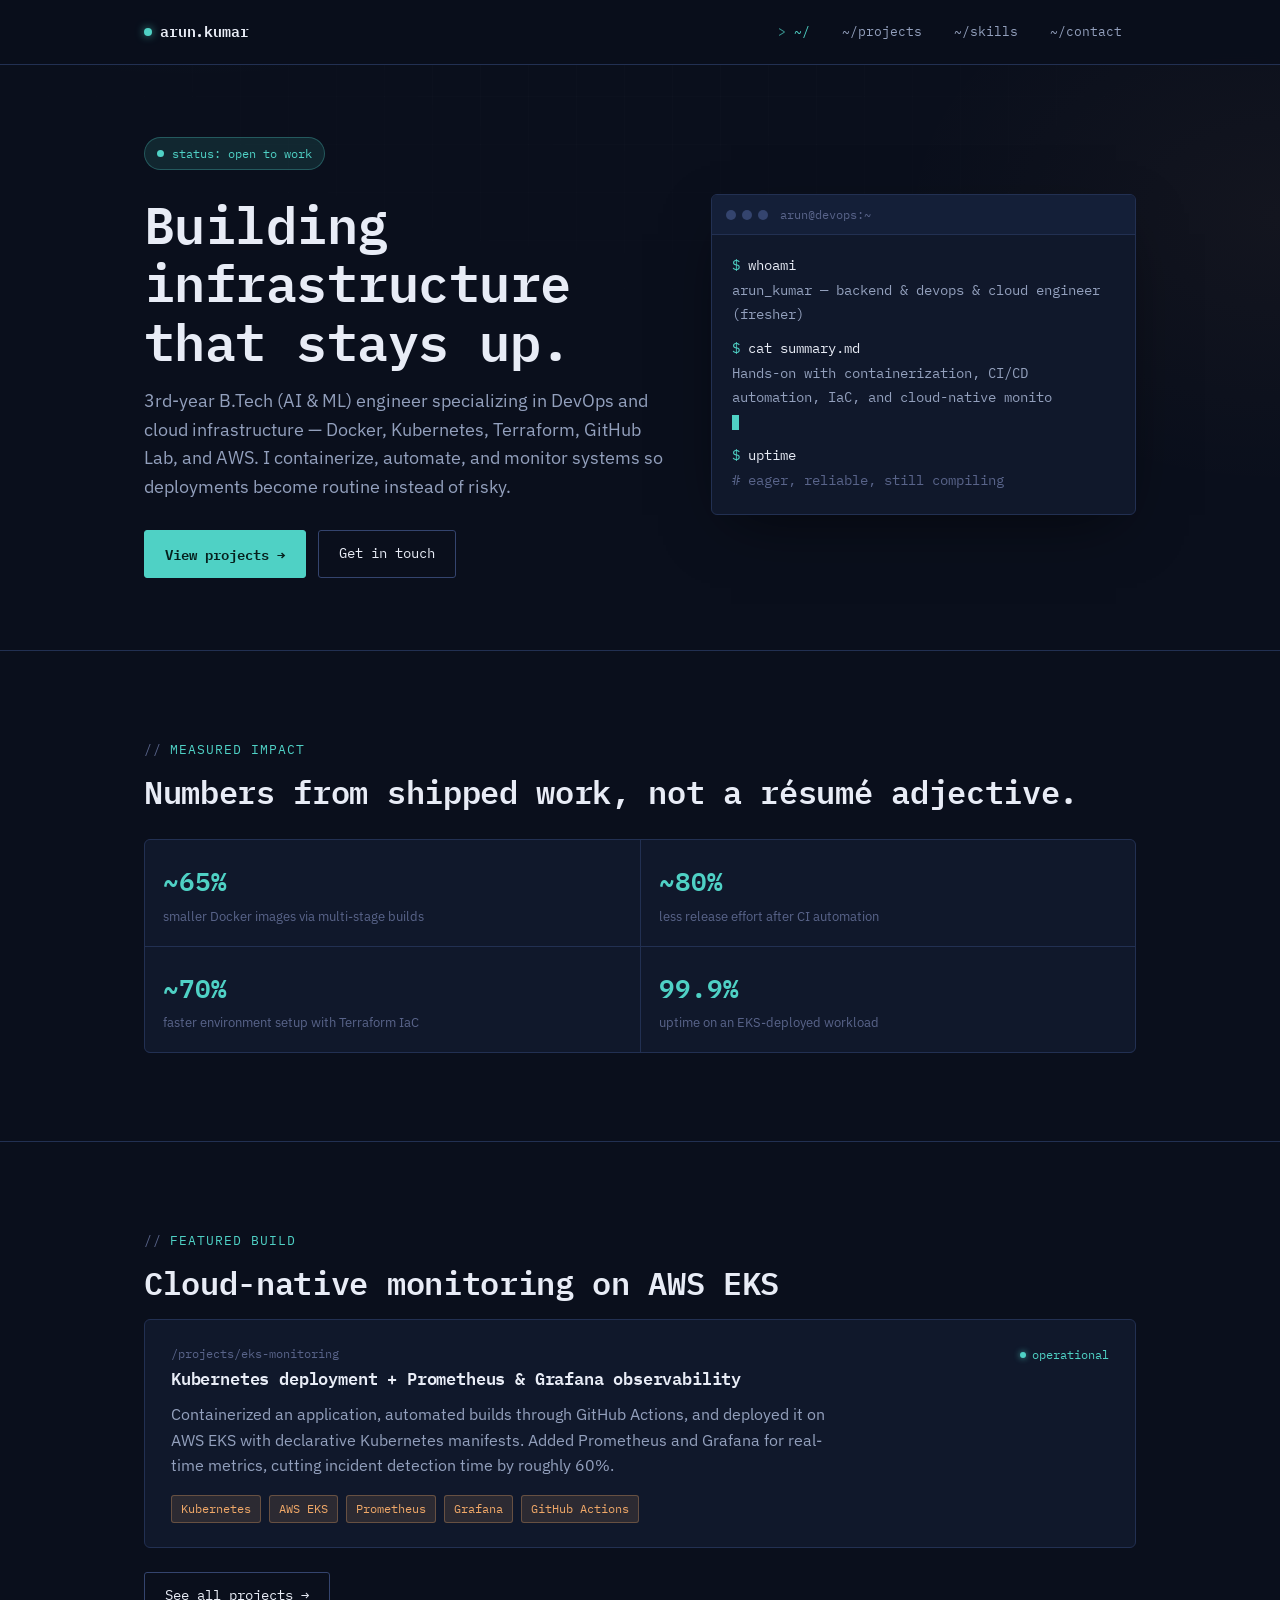
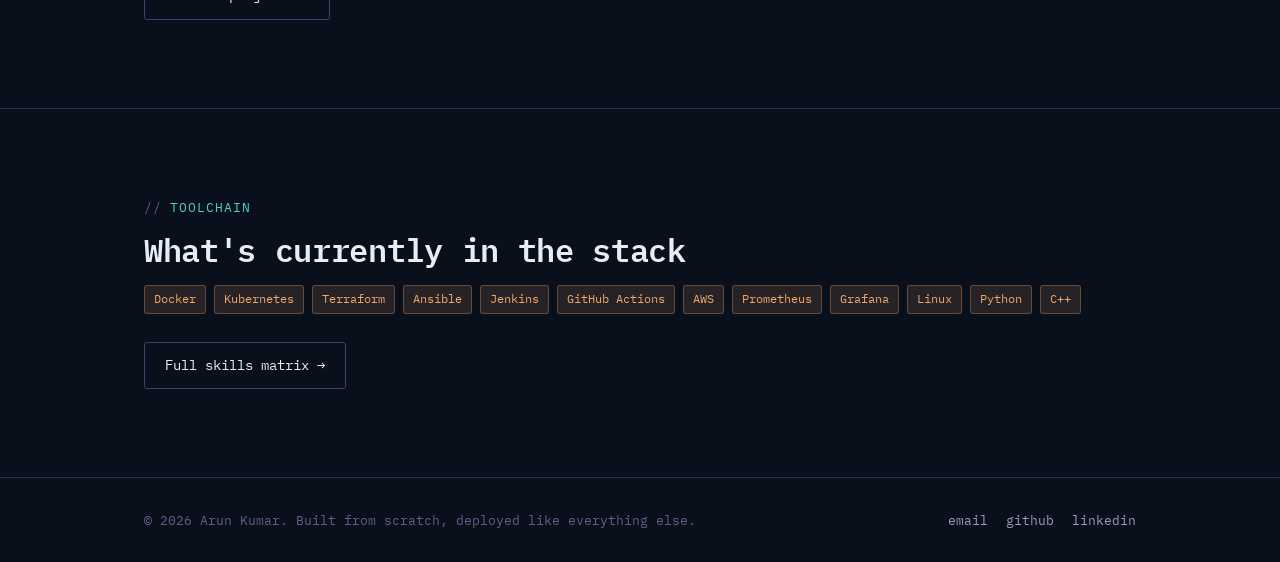
<file: index.html>
<!DOCTYPE html>
<html lang="en">
<head>
<meta charset="UTF-8">
<meta name="viewport" content="width=device-width, initial-scale=1.0">
<title>Arun Kumar — DevOps &amp; Cloud Engineering</title>
<meta name="description" content="Arun Kumar — B.Tech AI/ML student building CI/CD pipelines, containerized infrastructure, and cloud-native monitoring on AWS.">
<link rel="stylesheet" href="css/style.css">
</head>
<body>
<div class="grid-overlay"></div>

<header class="site">
  <div class="wrap nav-bar">
    <a href="index.html" class="logo"><span class="dot"></span>arun.kumar</a>
    <nav class="routes">
      <a href="index.html" aria-current="page">~/</a>
      <a href="projects.html">~/projects</a>
      <a href="skills.html">~/skills</a>
      <a href="contact.html">~/contact</a>
    </nav>
    <button class="nav-toggle" aria-label="Toggle menu" aria-expanded="false">=</button>
  </div>
</header>

<main>

  <section class="hero">
    <div class="wrap">
      <div class="status-badge" style="margin-bottom:24px;">
        <span class="pulse"></span> status: open to work
      </div>

      <div class="hero-grid">
        <div>
          <h1>Building infrastructure<br>that stays up.</h1>
          <p class="lede" style="margin-top:18px;">
            3rd-year B.Tech (AI & ML) engineer specializing in DevOps and cloud
            infrastructure — Docker, Kubernetes, Terraform, GitHub Lab, and AWS.
            I containerize, automate, and monitor systems so deployments become
            routine instead of risky.
          </p>
          <div class="btn-row">
            <a href="projects.html" class="btn btn-primary">View projects →</a>
            <a href="contact.html" class="btn btn-ghost">Get in touch</a>
          </div>
        </div>

        <div class="terminal reveal">
          <div class="terminal-head">
            <span></span><span></span><span></span>
            <span class="label">arun@devops:~</span>
          </div>
          <div class="terminal-body">
            <div class="line"><span class="prompt">$</span> <span class="cmd">whoami</span></div>
            <div class="out">arun_kumar — backend & devops & cloud engineer (fresher)</div>
            <div class="line" style="margin-top:10px;"><span class="prompt">$</span> <span class="cmd">cat summary.md</span></div>
            <div class="out" id="typed-out" data-type="Hands-on with containerization, CI/CD automation, IaC, and cloud-native monitoring. Motivated to grow into a highly skilled DevOps professional."></div>
            <div class="line" style="margin-top:10px;"><span class="prompt">$</span> <span class="cmd">uptime</span></div>
            <div class="out comment"># eager, reliable, still compiling</div>
          </div>
        </div>
      </div>
    </div>
  </section>

  <section aria-labelledby="metrics-heading">
    <div class="wrap">
      <div class="eyebrow" id="metrics-heading">measured impact</div>
      <h2>Numbers from shipped work, not a résumé adjective.</h2>
      <div class="metrics reveal" style="margin-top:28px;">
        <div class="metric">
          <div class="value">~65%</div>
          <div class="label">smaller Docker images via multi-stage builds</div>
        </div>
        <div class="metric">
          <div class="value">~80%</div>
          <div class="label">less release effort after CI automation</div>
        </div>
        <div class="metric">
          <div class="value">~70%</div>
          <div class="label">faster environment setup with Terraform IaC</div>
        </div>
        <div class="metric">
          <div class="value">99.9%</div>
          <div class="label">uptime on an EKS-deployed workload</div>
        </div>
      </div>
    </div>
  </section>

  <section aria-labelledby="featured-heading">
    <div class="wrap">
      <div class="eyebrow" id="featured-heading">featured build</div>
      <h2>Cloud-native monitoring on AWS EKS</h2>
      <div class="service reveal">
        <div class="service-top">
          <div>
            <div class="service-path">/projects/eks-monitoring</div>
            <h3>Kubernetes deployment + Prometheus &amp; Grafana observability</h3>
          </div>
          <span class="up">operational</span>
        </div>
        <p>
          Containerized an application, automated builds through GitHub Actions,
          and deployed it on AWS EKS with declarative Kubernetes manifests. Added
          Prometheus and Grafana for real-time metrics, cutting incident detection
          time by roughly 60%.
        </p>
        <div class="tag-row">
          <span class="tag">Kubernetes</span>
          <span class="tag">AWS EKS</span>
          <span class="tag">Prometheus</span>
          <span class="tag">Grafana</span>
          <span class="tag">GitHub Actions</span>
        </div>
      </div>
      <div class="btn-row" style="margin-top:24px;">
        <a href="projects.html" class="btn btn-ghost">See all projects →</a>
      </div>
    </div>
  </section>

  <section aria-labelledby="stack-heading">
    <div class="wrap">
      <div class="eyebrow" id="stack-heading">toolchain</div>
      <h2>What's currently in the stack</h2>
      <div class="tag-row reveal" style="margin-top:8px;">
        <span class="tag">Docker</span>
        <span class="tag">Kubernetes</span>
        <span class="tag">Terraform</span>
        <span class="tag">Ansible</span>
        <span class="tag">Jenkins</span>
        <span class="tag">GitHub Actions</span>
        <span class="tag">AWS</span>
        <span class="tag">Prometheus</span>
        <span class="tag">Grafana</span>
        <span class="tag">Linux</span>
        <span class="tag">Python</span>
        <span class="tag">C++</span>
      </div>
      <div class="btn-row">
        <a href="skills.html" class="btn btn-ghost">Full skills matrix →</a>
      </div>
    </div>
  </section>

</main>

<footer class="site">
  <div class="wrap footer-row">
    <span>© 2026 Arun Kumar. Built from scratch, deployed like everything else.</span>
    <div class="footer-links">
      <a href="mailto:akarun817343@gmail.com">email</a>
      <a href="https://github.com/Akumar-developer/" target="_blank" rel="noopener">github</a>
      <a href="https://www.linkedin.com/in/arunkr011/" target="_blank" rel="noopener">linkedin</a>
    </div>
  </div>
</footer>

<script src="js/main.js"></script>
</body>
</html>
</file>
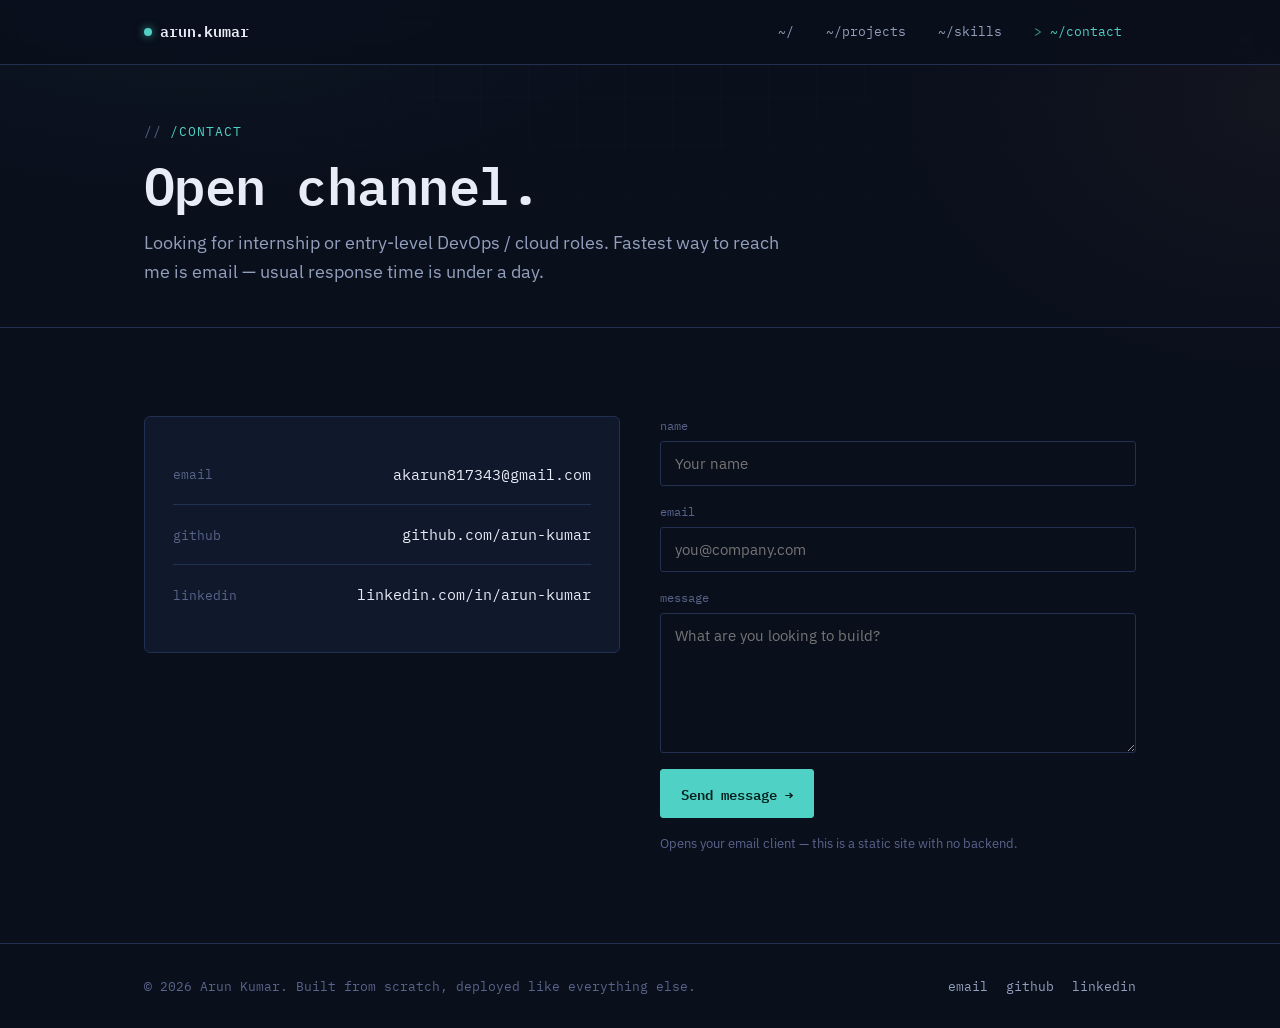
<file: contact.html>
<!DOCTYPE html>
<html lang="en">
<head>
<meta charset="UTF-8">
<meta name="viewport" content="width=device-width, initial-scale=1.0">
<title>Contact — Arun Kumar</title>
<meta name="description" content="Get in touch with Arun Kumar for DevOps and cloud engineering opportunities.">
<link rel="stylesheet" href="css/style.css">
</head>
<body>
<div class="grid-overlay"></div>

<header class="site">
  <div class="wrap nav-bar">
    <a href="index.html" class="logo"><span class="dot"></span>arun.kumar</a>
    <nav class="routes">
      <a href="index.html">~/</a>
      <a href="projects.html">~/projects</a>
      <a href="skills.html">~/skills</a>
      <a href="contact.html" aria-current="page">~/contact</a>
    </nav>
    <button class="nav-toggle" aria-label="Toggle menu" aria-expanded="false">=</button>
  </div>
</header>

<main>

  <section class="page-head">
    <div class="wrap">
      <div class="eyebrow">/contact</div>
      <h1>Open channel.</h1>
      <p class="lede" style="margin-top:16px;">
        Looking for internship or entry-level DevOps / cloud roles. Fastest way
        to reach me is email — usual response time is under a day.
      </p>
    </div>
  </section>

  <section>
    <div class="wrap contact-grid">

      <div class="reveal">
        <div class="panel" style="margin-bottom:24px;">
          <div class="field-list">
            <div class="field">
              <span class="k">email</span>
              <a class="v" href="mailto:akarun817343@gmail.com">akarun817343@gmail.com</a>
            </div>
            <div class="field">
              <span class="k">github</span>
              <a class="v" href="https://github.com/Akumar-developer/" target="_blank" rel="noopener">github.com/arun-kumar</a>
            </div>
            <div class="field">
              <span class="k">linkedin</span>
              <a class="v" href="https://www.linkedin.com/in/arunkr011/" target="_blank" rel="noopener">linkedin.com/in/arun-kumar</a>
            </div>
            <!-- <div class="field">
              <span class="k">location</span>
              <span class="v">New Delhi, India</span>
            </div> -->
          </div>
        </div>
      </div>

      <form class="contact-form reveal" action="mailto:akarun817343@gmail.com" method="post" enctype="text/plain">
        <div class="form-row">
          <label for="name">name</label>
          <input id="name" name="name" type="text" placeholder="Your name" required>
        </div>
        <div class="form-row">
          <label for="email">email</label>
          <input id="email" name="email" type="email" placeholder="you@company.com" required>
        </div>
        <div class="form-row">
          <label for="message">message</label>
          <textarea id="message" name="message" rows="6" placeholder="What are you looking to build?" required></textarea>
        </div>
        <button type="submit" class="btn btn-primary" style="align-self:flex-start;">Send message →</button>
        <p class="form-note">Opens your email client — this is a static site with no backend.</p>
      </form>

    </div>
  </section>

</main>

<footer class="site">
  <div class="wrap footer-row">
    <span>© 2026 Arun Kumar. Built from scratch, deployed like everything else.</span>
    <div class="footer-links">
      <a href="mailto:akarun817343@gmail.com">email</a>
      <a href="https://github.com/Akumar-developer/" target="_blank" rel="noopener">github</a>
      <a href="https://www.linkedin.com/in/arunkr011/" target="_blank" rel="noopener">linkedin</a>
    </div>
  </div>
</footer>

<script src="js/main.js"></script>
</body>
</html>
</file>
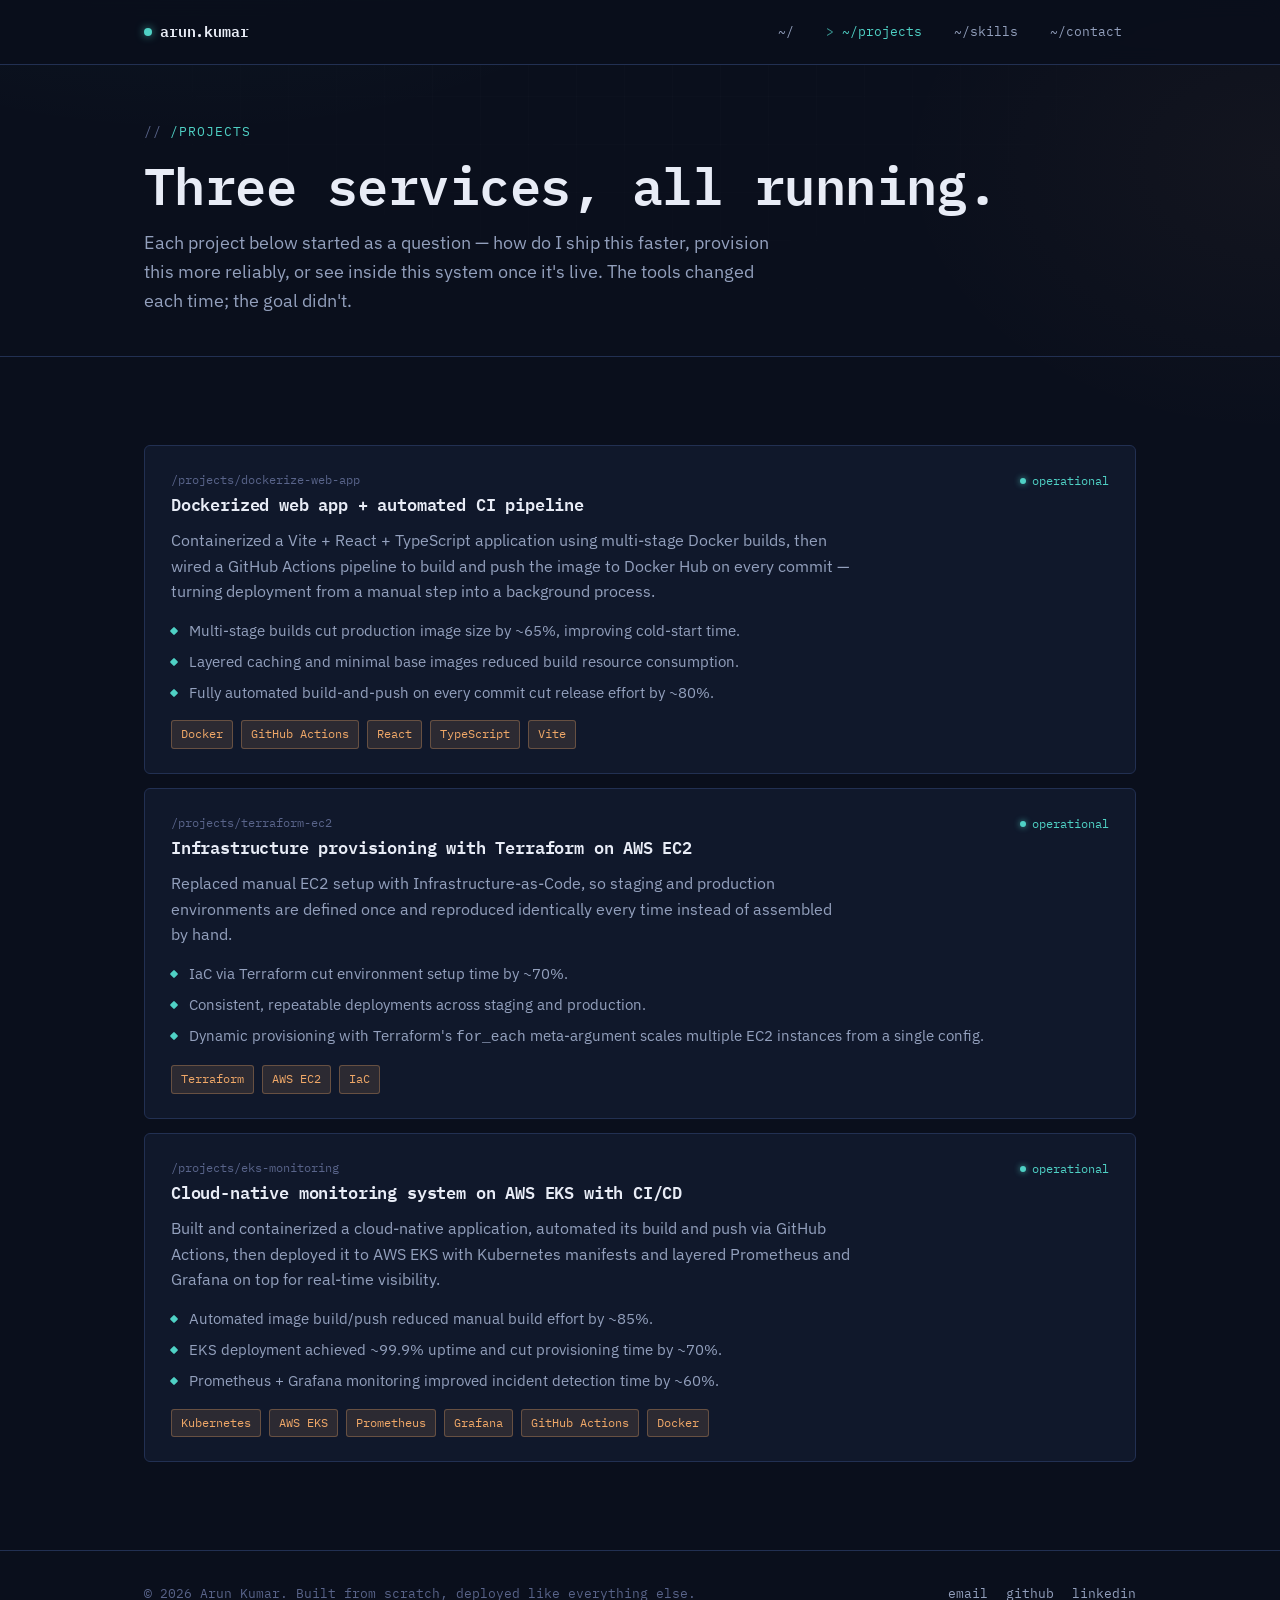
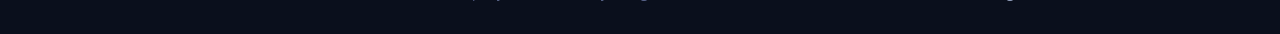
<file: projects.html>
<!DOCTYPE html>
<html lang="en">
<head>
<meta charset="UTF-8">
<meta name="viewport" content="width=device-width, initial-scale=1.0">
<title>Projects — Arun Kumar</title>
<meta name="description" content="DevOps and cloud infrastructure projects by Arun Kumar: Docker CI/CD, Terraform on AWS EC2, and Kubernetes monitoring on EKS.">
<link rel="stylesheet" href="css/style.css">
</head>
<body>
<div class="grid-overlay"></div>

<header class="site">
  <div class="wrap nav-bar">
    <a href="index.html" class="logo"><span class="dot"></span>arun.kumar</a>
    <nav class="routes">
      <a href="index.html">~/</a>
      <a href="projects.html" aria-current="page">~/projects</a>
      <a href="skills.html">~/skills</a>
      <a href="contact.html">~/contact</a>
    </nav>
    <button class="nav-toggle" aria-label="Toggle menu" aria-expanded="false">=</button>
  </div>
</header>

<main>

  <section class="page-head">
    <div class="wrap">
      <div class="eyebrow">/projects</div>
      <h1>Three services, all running.</h1>
      <p class="lede" style="margin-top:16px;">
        Each project below started as a question — how do I ship this faster,
        provision this more reliably, or see inside this system once it's live.
        The tools changed each time; the goal didn't.
      </p>
    </div>
  </section>

  <section>
    <div class="wrap">
      <div class="service-list">

        <div class="service reveal">
          <div class="service-top">
            <div>
              <div class="service-path">/projects/dockerize-web-app</div>
              <h3>Dockerized web app + automated CI pipeline</h3>
            </div>
            <span class="up">operational</span>
          </div>
          <p>
            Containerized a Vite + React + TypeScript application using multi-stage
            Docker builds, then wired a GitHub Actions pipeline to build and push
            the image to Docker Hub on every commit — turning deployment from a
            manual step into a background process.
          </p>
          <ul>
            <li>Multi-stage builds cut production image size by ~65%, improving cold-start time.</li>
            <li>Layered caching and minimal base images reduced build resource consumption.</li>
            <li>Fully automated build-and-push on every commit cut release effort by ~80%.</li>
          </ul>
          <div class="tag-row">
            <span class="tag">Docker</span>
            <span class="tag">GitHub Actions</span>
            <span class="tag">React</span>
            <span class="tag">TypeScript</span>
            <span class="tag">Vite</span>
          </div>
        </div>

        <div class="service reveal">
          <div class="service-top">
            <div>
              <div class="service-path">/projects/terraform-ec2</div>
              <h3>Infrastructure provisioning with Terraform on AWS EC2</h3>
            </div>
            <span class="up">operational</span>
          </div>
          <p>
            Replaced manual EC2 setup with Infrastructure-as-Code, so staging and
            production environments are defined once and reproduced identically
            every time instead of assembled by hand.
          </p>
          <ul>
            <li>IaC via Terraform cut environment setup time by ~70%.</li>
            <li>Consistent, repeatable deployments across staging and production.</li>
            <li>Dynamic provisioning with Terraform's <code>for_each</code> meta-argument scales multiple EC2 instances from a single config.</li>
          </ul>
          <div class="tag-row">
            <span class="tag">Terraform</span>
            <span class="tag">AWS EC2</span>
            <span class="tag">IaC</span>
          </div>
        </div>

        <div class="service reveal">
          <div class="service-top">
            <div>
              <div class="service-path">/projects/eks-monitoring</div>
              <h3>Cloud-native monitoring system on AWS EKS with CI/CD</h3>
            </div>
            <span class="up">operational</span>
          </div>
          <p>
            Built and containerized a cloud-native application, automated its build
            and push via GitHub Actions, then deployed it to AWS EKS with Kubernetes
            manifests and layered Prometheus and Grafana on top for real-time
            visibility.
          </p>
          <ul>
            <li>Automated image build/push reduced manual build effort by ~85%.</li>
            <li>EKS deployment achieved ~99.9% uptime and cut provisioning time by ~70%.</li>
            <li>Prometheus + Grafana monitoring improved incident detection time by ~60%.</li>
          </ul>
          <div class="tag-row">
            <span class="tag">Kubernetes</span>
            <span class="tag">AWS EKS</span>
            <span class="tag">Prometheus</span>
            <span class="tag">Grafana</span>
            <span class="tag">GitHub Actions</span>
            <span class="tag">Docker</span>
          </div>
        </div>

      </div>
    </div>
  </section>



</main>

<footer class="site">
  <div class="wrap footer-row">
    <span>© 2026 Arun Kumar. Built from scratch, deployed like everything else.</span>
    <div class="footer-links">
      <a href="mailto:akarun817343@gmail.com">email</a>
      <a href="https://github.com/Akumar-developer/" target="_blank" rel="noopener">github</a>
      <a href="https://www.linkedin.com/in/arunkr011/" target="_blank" rel="noopener">linkedin</a>
    </div>
  </div>
</footer>

<script src="js/main.js"></script>
</body>
</html>
</file>
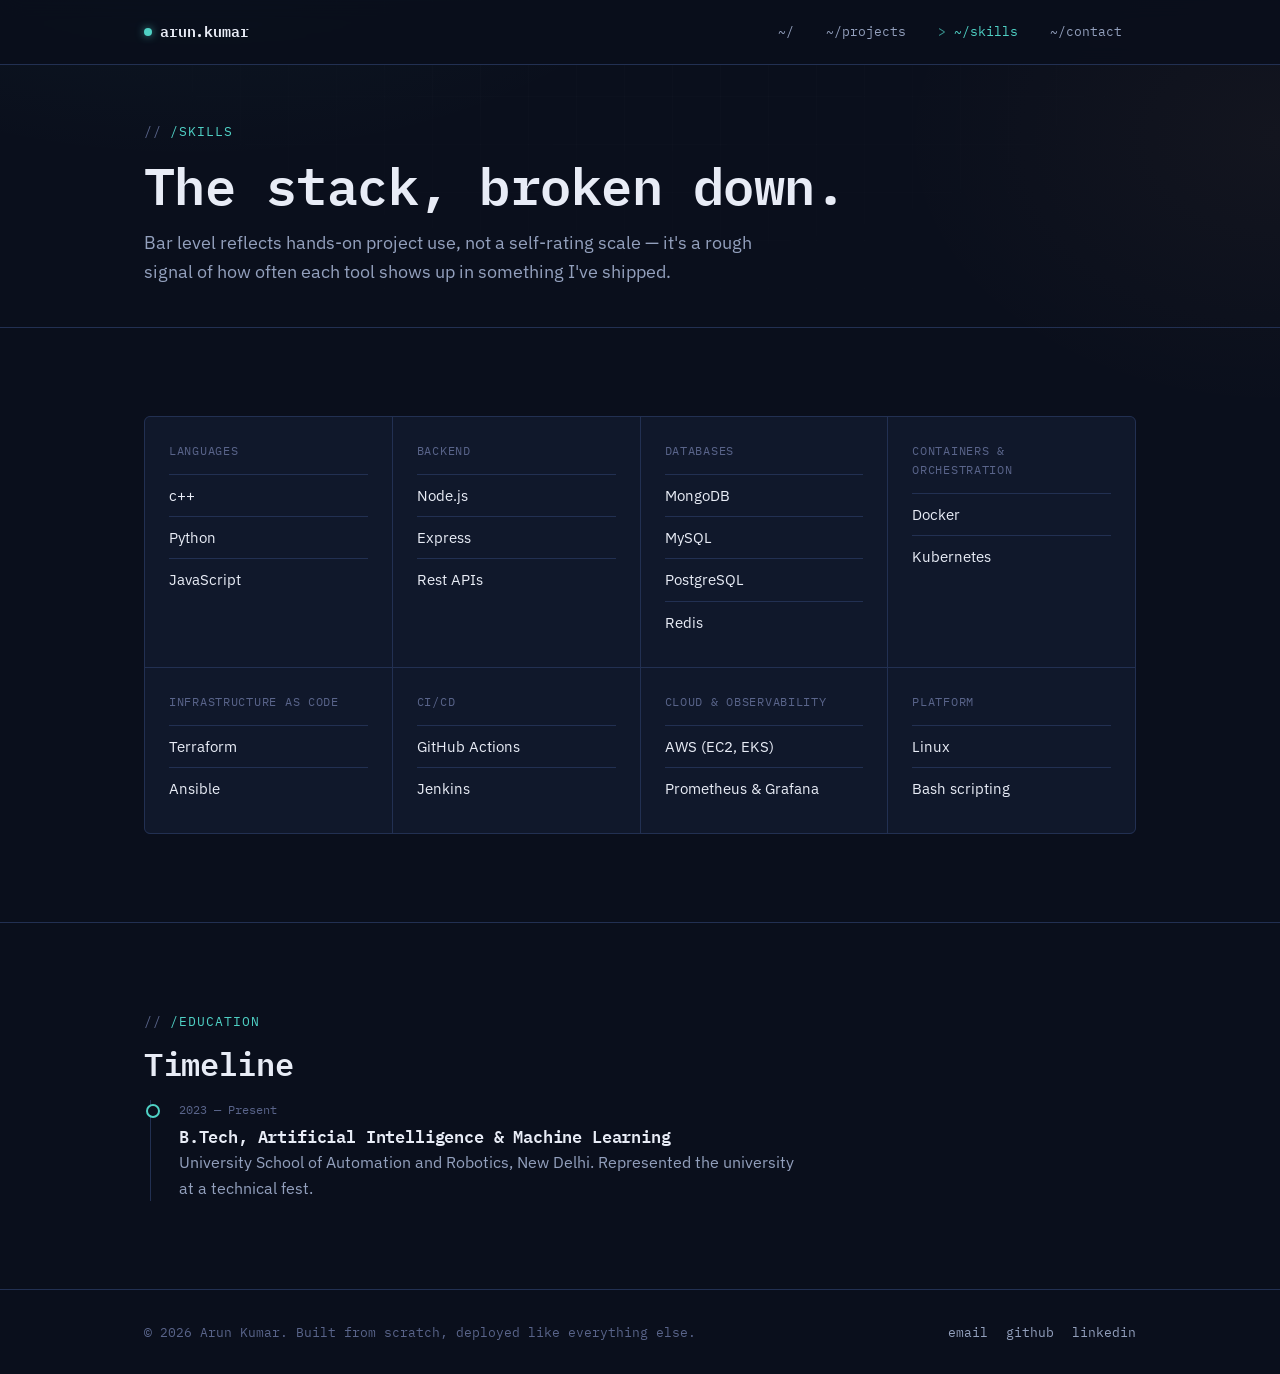
<file: skills.html>
<!DOCTYPE html>
<html lang="en">
<head>
<meta charset="UTF-8">
<meta name="viewport" content="width=device-width, initial-scale=1.0">
<title>Skills — Arun Kumar</title>
<meta name="description" content="Technical skills and education for Arun Kumar: DevOps tooling, cloud, languages, and B.Tech AI/ML coursework.">
<link rel="stylesheet" href="css/style.css">
</head>
<body>
<div class="grid-overlay"></div>

<header class="site">
  <div class="wrap nav-bar">
    <a href="index.html" class="logo"><span class="dot"></span>arun.kumar</a>
    <nav class="routes">
      <a href="index.html">~/</a>
      <a href="projects.html">~/projects</a>
      <a href="skills.html" aria-current="page">~/skills</a>
      <a href="contact.html">~/contact</a>
    </nav>
    <button class="nav-toggle" aria-label="Toggle menu" aria-expanded="false">=</button>
  </div>
</header>

<main>

  <section class="page-head">
    <div class="wrap">
      <div class="eyebrow">/skills</div>
      <h1>The stack, broken down.</h1>
      <p class="lede" style="margin-top:16px;">
        Bar level reflects hands-on project use, not a self-rating scale —
        it's a rough signal of how often each tool shows up in something I've shipped.
      </p>
    </div>
  </section>

  <section>
    <div class="wrap">
      <div class="skills-grid reveal">

        <div class="skill-group">
          <div class="group-name">Languages</div>
          <div class="skill-item"><span>c++</span>
            <!-- <div class="bars"><span class="bar on"></span><span class="bar on"></span><span class="bar on"></span><span class="bar"></span><span class="bar"></span></div> -->
          </div>
          <div class="skill-item"><span>Python</span>
            <!-- <div class="bars"><span class="bar on"></span><span class="bar on"></span><span class="bar on"></span><span class="bar"></span><span class="bar"></span></div> -->
          </div>
          <div class="skill-item"><span>JavaScript</span>
            <!-- <div class="bars"><span class="bar on"></span><span class="bar on"></span><span class="bar"></span><span class="bar"></span><span class="bar"></span></div> -->
        </div>
        </div>

        <div class="skill-group">
          <div class="group-name">Backend</div>
          <div class="skill-item"><span>Node.js</span>
            <!-- <div class="bars"><span class="bar on"></span><span class="bar on"></span><span class="bar on"></span><span class="bar on"></span><span class="bar"></span></div> -->
          </div>
          <div class="skill-item"><span>Express</span>
            <!-- <div class="bars"><span class="bar on"></span><span class="bar on"></span><span class="bar on"></span><span class="bar"></span><span class="bar"></span></div> -->
          </div>
          <div class="skill-item"><span>Rest APIs</span>
            <!-- <div class="bars"><span class="bar on"></span><span class="bar on"></span><span class="bar on"></span><span class="bar on"></span><span class="bar"></span></div> -->
          </div>
        </div>

        <div class="skill-group">
          <div class="group-name">Databases</div>
          <div class="skill-item"><span>MongoDB</span>
            <!-- <div class="bars"><span class="bar on"></span><span class="bar on"></span><span class="bar on"></span><span class="bar on"></span><span class="bar"></span></div> -->
          </div>
          <div class="skill-item"><span>MySQL</span>
            <!-- <div class="bars"><span class="bar on"></span><span class="bar on"></span><span class="bar on"></span><span class="bar"></span><span class="bar"></span></div> -->
          </div>
          <div class="skill-item"><span>PostgreSQL</span>
            <!-- <div class="bars"><span class="bar on"></span><span class="bar on"></span><span class="bar on"></span><span class="bar on"></span><span class="bar"></span></div> -->
          </div>
          <div class="skill-item"><span>Redis</span>
            <!-- <div class="bars"><span class="bar on"></span><span class="bar on"></span><span class="bar on"></span><span class="bar on"></span><span class="bar"></span></div> -->
          </div>
        </div>

        <div class="skill-group">
          <div class="group-name">Containers &amp; Orchestration</div>
          <div class="skill-item"><span>Docker</span>
            <!-- <div class="bars"><span class="bar on"></span><span class="bar on"></span><span class="bar on"></span><span class="bar on"></span><span class="bar"></span></div> -->
          </div>
          <div class="skill-item"><span>Kubernetes</span>
            <!-- <div class="bars"><span class="bar on"></span><span class="bar on"></span><span class="bar on"></span><span class="bar"></span><span class="bar"></span></div> -->
          </div>
        </div>

        <div class="skill-group">
          <div class="group-name">Infrastructure as Code</div>
          <div class="skill-item"><span>Terraform</span>
            <!-- <div class="bars"><span class="bar on"></span><span class="bar on"></span><span class="bar on"></span><span class="bar"></span><span class="bar"></span></div> -->
          </div>
          <div class="skill-item"><span>Ansible</span>
            <!-- <div class="bars"><span class="bar on"></span><span class="bar on"></span><span class="bar"></span><span class="bar"></span><span class="bar"></span></div> -->
          </div>
        </div>

        <div class="skill-group">
          <div class="group-name">CI/CD</div>
          <div class="skill-item"><span>GitHub Actions</span>
            <!-- <div class="bars"><span class="bar on"></span><span class="bar on"></span><span class="bar on"></span><span class="bar on"></span><span class="bar"></span></div> -->
          </div>
          <div class="skill-item"><span>Jenkins</span>
            <!-- <div class="bars"><span class="bar on"></span><span class="bar on"></span><span class="bar"></span><span class="bar"></span><span class="bar"></span></div> -->
        </div>
        </div>

        <div class="skill-group">
          <div class="group-name">Cloud &amp; Observability</div>
          <div class="skill-item"><span>AWS (EC2, EKS)</span>
            <!-- <div class="bars"><span class="bar on"></span><span class="bar on"></span><span class="bar on"></span><span class="bar"></span><span class="bar"></span></div> -->
          </div>
          <div class="skill-item"><span>Prometheus &amp; Grafana</span>
            <!-- <div class="bars"><span class="bar on"></span><span class="bar on"></span><span class="bar on"></span><span class="bar"></span><span class="bar"></span></div> -->
        </div>
        </div>

        

        <div class="skill-group">
          <div class="group-name">Platform</div>
          <div class="skill-item"><span>Linux</span>
            <!-- <div class="bars"><span class="bar on"></span><span class="bar on"></span><span class="bar on"></span><span class="bar on"></span><span class="bar"></span></div> -->
          </div>
          <div class="skill-item"><span>Bash scripting</span>
            <!-- <div class="bars"><span class="bar on"></span><span class="bar on"></span><span class="bar on"></span><span class="bar"></span><span class="bar"></span></div> -->
          </div>
        </div>


      </div>
    </div>
  </section>

  <section aria-labelledby="education-heading">
    <div class="wrap">
      <div class="eyebrow" id="education-heading">/education</div>
      <h2>Timeline</h2>
      <div class="timeline reveal">
        <div class="tl-item">
          <div class="tl-meta">2023 — Present</div>
          <h3>B.Tech, Artificial Intelligence &amp; Machine Learning</h3>
          <p>University School of Automation and Robotics, New Delhi. Represented the university at a technical fest.</p>
        </div>
      </div>
    </div>
  </section>

</main>

<footer class="site">
  <div class="wrap footer-row">
    <span>© 2026 Arun Kumar. Built from scratch, deployed like everything else.</span>
    <div class="footer-links">
      <a href="mailto:akarun817343@gmail.com">email</a>
      <a href="https://github.com/Akumar-developer/" target="_blank" rel="noopener">github</a>
      <a href="https://www.linkedin.com/in/arunkr011/" target="_blank" rel="noopener">linkedin</a>
    </div>
  </div>
</footer>

<script src="js/main.js"></script>
</body>
</html>
</file>
<file: css/style.css>
/* ============================================================
   Arun Kumar — Portfolio
   Design concept: an infrastructure status board. The subject
   works in monitoring/observability (Prometheus, Grafana) and
   IaC — so the interface borrows that vocabulary: services,
   uptime, health checks, routes — instead of generic sections.
   ============================================================ */

@import url('https://fonts.googleapis.com/css2?family=IBM+Plex+Mono:ital,wght@0,400;0,500;0,600;0,700;1,400&family=IBM+Plex+Sans:wght@400;500;600&display=swap');

:root{
  --bg:            #0A0F1C;
  --bg-panel:      #10182B;
  --bg-panel-alt:  #141F38;
  --border:        #223052;
  --border-bright: #34446e;
  --text-primary:  #E8ECF6;
  --text-secondary:#93A0BD;
  --text-muted:    #59648A;
  --cyan:          #4FD1C5;
  --cyan-dim:      rgba(79, 209, 197, 0.12);
  --amber:         #F0A868;
  --amber-dim:     rgba(240, 168, 104, 0.12);
  --red:           #E36A6A;

  --mono: 'IBM Plex Mono', ui-monospace, SFMono-Regular, Menlo, monospace;
  --sans: 'IBM Plex Sans', -apple-system, BlinkMacSystemFont, sans-serif;

  --radius: 3px;
  --max-w: 1040px;
}

*{ box-sizing: border-box; margin: 0; padding: 0; }

html{ scroll-behavior: smooth; }

body{
  background: var(--bg);
  background-image:
    radial-gradient(ellipse 900px 500px at 15% -10%, rgba(79,209,197,0.06), transparent 60%),
    radial-gradient(ellipse 700px 500px at 100% 10%, rgba(240,168,104,0.04), transparent 55%);
  color: var(--text-primary);
  font-family: var(--sans);
  font-size: 16px;
  line-height: 1.6;
  -webkit-font-smoothing: antialiased;
  min-height: 100vh;
  display: flex;
  flex-direction: column;
}

@media (prefers-reduced-motion: reduce){
  html{ scroll-behavior: auto; }
  *{ animation-duration: 0.001ms !important; animation-iteration-count: 1 !important; transition-duration: 0.001ms !important; }
}

a{ color: inherit; text-decoration: none; }
:focus-visible{ outline: 2px solid var(--cyan); outline-offset: 2px; border-radius: 2px; }

img{ max-width: 100%; display: block; }

.wrap{
  width: 100%;
  max-width: var(--max-w);
  margin: 0 auto;
  padding: 0 24px;
}

/* ---------- background grid texture ---------- */
.grid-overlay{
  position: fixed;
  inset: 0;
  pointer-events: none;
  z-index: 0;
  background-image:
    linear-gradient(rgba(255,255,255,0.015) 1px, transparent 1px),
    linear-gradient(90deg, rgba(255,255,255,0.015) 1px, transparent 1px);
  background-size: 48px 48px;
  mask-image: radial-gradient(ellipse 80% 60% at 50% 0%, black 0%, transparent 75%);
}

/* ---------- header / nav ---------- */
header.site{
  position: sticky;
  top: 0;
  z-index: 50;
  background: rgba(10,15,28,0.85);
  backdrop-filter: blur(10px);
  border-bottom: 1px solid var(--border);
}

.nav-bar{
  display: flex;
  align-items: center;
  justify-content: space-between;
  height: 64px;
}

.logo{
  font-family: var(--mono);
  font-weight: 600;
  font-size: 15px;
  letter-spacing: -0.01em;
  color: var(--text-primary);
  display: flex;
  align-items: center;
  gap: 8px;
}
.logo .dot{
  width: 8px; height: 8px; border-radius: 50%;
  background: var(--cyan);
  box-shadow: 0 0 8px rgba(79,209,197,0.7);
  flex-shrink: 0;
}

nav.routes{
  display: flex;
  gap: 4px;
  font-family: var(--mono);
  font-size: 13px;
}
nav.routes a{
  color: var(--text-secondary);
  padding: 8px 14px;
  border-radius: var(--radius);
  transition: color .15s ease, background .15s ease;
  white-space: nowrap;
}
nav.routes a:hover{ color: var(--text-primary); background: var(--bg-panel-alt); }
nav.routes a[aria-current="page"]{ color: var(--cyan); }
nav.routes a[aria-current="page"]::before{ content: "> "; opacity: 0.7; }

.nav-toggle{
  display: none;
  background: none;
  border: 1px solid var(--border);
  border-radius: var(--radius);
  color: var(--text-primary);
  width: 40px; height: 40px;
  font-family: var(--mono);
  cursor: pointer;
}

@media (max-width: 720px){
  nav.routes{
    position: absolute;
    top: 64px; left: 0; right: 0;
    flex-direction: column;
    background: var(--bg-panel);
    border-bottom: 1px solid var(--border);
    padding: 8px;
    gap: 2px;
    display: none;
  }
  nav.routes.open{ display: flex; }
  nav.routes a{ padding: 12px 14px; }
  .nav-toggle{ display: block; }
}

/* ---------- status badge ---------- */
.status-badge{
  display: inline-flex;
  align-items: center;
  gap: 8px;
  font-family: var(--mono);
  font-size: 12px;
  color: var(--cyan);
  background: var(--cyan-dim);
  border: 1px solid rgba(79,209,197,0.3);
  padding: 6px 12px;
  border-radius: 999px;
}
.status-badge .pulse{
  width: 7px; height: 7px; border-radius: 50%;
  background: var(--cyan);
  animation: pulse 2s ease-in-out infinite;
}
@keyframes pulse{
  0%,100%{ box-shadow: 0 0 0 0 rgba(79,209,197,0.5); }
  50%{ box-shadow: 0 0 0 5px rgba(79,209,197,0); }
}

/* ---------- section shell ---------- */
main{ position: relative; z-index: 1; flex: 1; }

section{ padding: 88px 0; border-bottom: 1px solid var(--border); }
section:last-of-type{ border-bottom: none; }

.eyebrow{
  font-family: var(--mono);
  font-size: 12.5px;
  color: var(--cyan);
  text-transform: uppercase;
  letter-spacing: 0.08em;
  margin-bottom: 14px;
  display: flex;
  align-items: center;
  gap: 8px;
}
.eyebrow::before{ content: "//"; color: var(--text-muted); }

h1, h2, h3{ font-family: var(--mono); font-weight: 600; letter-spacing: -0.01em; color: var(--text-primary); }
h1{ font-size: clamp(32px, 5vw, 52px); line-height: 1.12; }
h2{ font-size: clamp(24px, 3.2vw, 32px); line-height: 1.2; margin-bottom: 16px; }
h3{ font-size: 17px; }

p{ color: var(--text-secondary); max-width: 62ch; }
.lede{ font-size: 18px; color: var(--text-secondary); max-width: 58ch; }

/* ---------- hero / terminal ---------- */
.hero{ padding-top: 72px; padding-bottom: 72px; }
.hero-grid{
  display: grid;
  grid-template-columns: 1.1fr 0.9fr;
  gap: 48px;
  align-items: start;
}
@media (max-width: 860px){ .hero-grid{ grid-template-columns: 1fr; } }

.terminal{
  background: var(--bg-panel);
  border: 1px solid var(--border);
  border-radius: 6px;
  overflow: hidden;
  box-shadow: 0 20px 60px -20px rgba(0,0,0,0.6);
}
.terminal-head{
  display: flex;
  align-items: center;
  gap: 6px;
  padding: 10px 14px;
  border-bottom: 1px solid var(--border);
  background: var(--bg-panel-alt);
}
.terminal-head span{
  width: 10px; height: 10px; border-radius: 50%;
  background: var(--border-bright);
}
.terminal-head .label{
  width: auto; height: auto; border-radius: 0;
  background: none;
  font-family: var(--mono);
  font-size: 12px;
  color: var(--text-muted);
  margin-left: 6px;
}
.terminal-body{
  padding: 18px 20px 22px;
  font-family: var(--mono);
  font-size: 13.5px;
  line-height: 1.8;
}
.terminal-body .line{ color: var(--text-secondary); }
.terminal-body .prompt{ color: var(--cyan); }
.terminal-body .cmd{ color: var(--text-primary); }
.terminal-body .out{ color: var(--text-secondary); padding-left: 0; }
.terminal-body .comment{ color: var(--text-muted); }
.caret{
  display: inline-block;
  width: 7px; height: 15px;
  background: var(--cyan);
  vertical-align: text-bottom;
  animation: blink 1s step-end infinite;
}
@keyframes blink{ 50%{ opacity: 0; } }

/* metric stat panel */
.metrics{
  display: grid;
  grid-template-columns: 1fr 1fr;
  gap: 1px;
  background: var(--border);
  border: 1px solid var(--border);
  border-radius: 6px;
  overflow: hidden;
}
.metric{
  background: var(--bg-panel);
  padding: 20px 18px;
}
.metric .value{
  font-family: var(--mono);
  font-size: 26px;
  font-weight: 600;
  color: var(--cyan);
}
.metric .label{
  font-size: 12.5px;
  color: var(--text-muted);
  margin-top: 4px;
}

/* ---------- buttons ---------- */
.btn-row{ display: flex; gap: 12px; flex-wrap: wrap; margin-top: 28px; }
.btn{
  font-family: var(--mono);
  font-size: 13.5px;
  padding: 12px 20px;
  border-radius: var(--radius);
  border: 1px solid var(--border-bright);
  transition: all .15s ease;
  display: inline-flex;
  align-items: center;
  gap: 8px;
}
.btn-primary{ background: var(--cyan); color: #06201d; border-color: var(--cyan); font-weight: 600; }
.btn-primary:hover{ background: #6be0d5; }
.btn-ghost{ color: var(--text-primary); }
.btn-ghost:hover{ background: var(--bg-panel-alt); border-color: var(--text-secondary); }

/* ---------- panels / cards ---------- */
.panel{
  background: var(--bg-panel);
  border: 1px solid var(--border);
  border-radius: 6px;
  padding: 28px;
}

.service-list{ display: flex; flex-direction: column; gap: 14px; }
.service{
  background: var(--bg-panel);
  border: 1px solid var(--border);
  border-radius: 6px;
  padding: 24px 26px;
  transition: border-color .15s ease, transform .15s ease;
}
.service:hover{ border-color: var(--border-bright); }
.service-top{
  display: flex;
  align-items: baseline;
  justify-content: space-between;
  gap: 16px;
  flex-wrap: wrap;
  margin-bottom: 10px;
}
.service-path{
  font-family: var(--mono);
  font-size: 12px;
  color: var(--text-muted);
}
.service h3{ margin-top: 2px; }
.service p{ margin-top: 10px; max-width: 68ch; }
.service ul{ list-style: none; margin-top: 14px; display: flex; flex-direction: column; gap: 8px; }
.service li{
  font-size: 14.5px;
  color: var(--text-secondary);
  padding-left: 18px;
  position: relative;
}
.service li::before{
  content: "";
  position: absolute; left: 0; top: 9px;
  width: 6px; height: 6px;
  background: var(--cyan);
  border-radius: 1px;
  transform: rotate(45deg);
}
.tag-row{ display: flex; flex-wrap: wrap; gap: 8px; margin-top: 16px; }
.tag{
  font-family: var(--mono);
  font-size: 11.5px;
  color: var(--amber);
  background: var(--amber-dim);
  border: 1px solid rgba(240,168,104,0.3);
  padding: 4px 9px;
  border-radius: 3px;
}

/* status pill next to project title */
.up{ color: var(--cyan); font-family: var(--mono); font-size: 12px; display:inline-flex; align-items:center; gap:6px; }
.up::before{ content:""; width:6px; height:6px; border-radius:50%; background: var(--cyan); box-shadow: 0 0 6px rgba(79,209,197,0.8); }

/* ---------- skills matrix ---------- */
.skills-grid{
  display: grid;
  grid-template-columns: repeat(auto-fit, minmax(230px, 1fr));
  gap: 1px;
  background: var(--border);
  border: 1px solid var(--border);
  border-radius: 6px;
  overflow: hidden;
}
.skill-group{ background: var(--bg-panel); padding: 24px; }
.skill-group .group-name{
  font-family: var(--mono);
  font-size: 12px;
  color: var(--text-muted);
  text-transform: uppercase;
  letter-spacing: 0.06em;
  margin-bottom: 14px;
}
.skill-item{
  display: flex;
  align-items: center;
  justify-content: space-between;
  padding: 9px 0;
  border-top: 1px solid var(--border);
  font-size: 14.5px;
}
.skill-item:first-of-type{ border-top: none; }
.bars{ display: flex; gap: 3px; }
.bar{ width: 14px; height: 6px; background: var(--border); border-radius: 1px; }
.bar.on{ background: var(--cyan); }

/* ---------- timeline (education) ---------- */
.timeline{ border-left: 1px solid var(--border); padding-left: 28px; margin-left: 6px; }
.tl-item{ position: relative; padding-bottom: 32px; }
.tl-item:last-child{ padding-bottom: 0; }
.tl-item::before{
  content: "";
  position: absolute; left: -33px; top: 4px;
  width: 10px; height: 10px;
  border-radius: 50%;
  background: var(--bg);
  border: 2px solid var(--cyan);
}
.tl-meta{ font-family: var(--mono); font-size: 12px; color: var(--text-muted); margin-bottom: 4px; }

/* ---------- contact ---------- */
.contact-grid{ display: grid; grid-template-columns: 1fr 1fr; gap: 40px; }
@media (max-width: 780px){ .contact-grid{ grid-template-columns: 1fr; } }
.field-list{ display: flex; flex-direction: column; gap: 0; }
.field{
  display: flex;
  align-items: center;
  justify-content: space-between;
  padding: 18px 0;
  border-top: 1px solid var(--border);
  gap: 16px;
  flex-wrap: wrap;
}
.field:first-child{ border-top: none; }
.field .k{ font-family: var(--mono); font-size: 12.5px; color: var(--text-muted); }
.field .v{ font-family: var(--mono); font-size: 14.5px; color: var(--text-primary); }
.field .v:hover{ color: var(--cyan); }

form.contact-form{ display: flex; flex-direction: column; gap: 16px; }
.form-row{ display: flex; flex-direction: column; gap: 6px; }
.form-row label{ font-family: var(--mono); font-size: 12px; color: var(--text-muted); }
.form-row input, .form-row textarea{
  background: var(--bg);
  border: 1px solid var(--border);
  border-radius: var(--radius);
  color: var(--text-primary);
  font-family: var(--sans);
  font-size: 14.5px;
  padding: 12px 14px;
  resize: vertical;
}
.form-row input:focus, .form-row textarea:focus{ border-color: var(--cyan); }
.form-note{ font-size: 13px; color: var(--text-muted); }

/* ---------- footer ---------- */
footer.site{
  border-top: 1px solid var(--border);
  padding: 32px 0;
  position: relative; z-index: 1;
}
.footer-row{
  display: flex;
  align-items: center;
  justify-content: space-between;
  flex-wrap: wrap;
  gap: 12px;
  font-family: var(--mono);
  font-size: 12.5px;
  color: var(--text-muted);
}
.footer-row a{ color: var(--text-secondary); }
.footer-row a:hover{ color: var(--cyan); }
.footer-links{ display: flex; gap: 18px; }

/* ---------- utility ---------- */
.reveal{ opacity: 0; transform: translateY(14px); transition: opacity .5s ease, transform .5s ease; }
.reveal.in{ opacity: 1; transform: translateY(0); }
.page-head{ padding-top: 56px; padding-bottom: 40px; }
</file>
